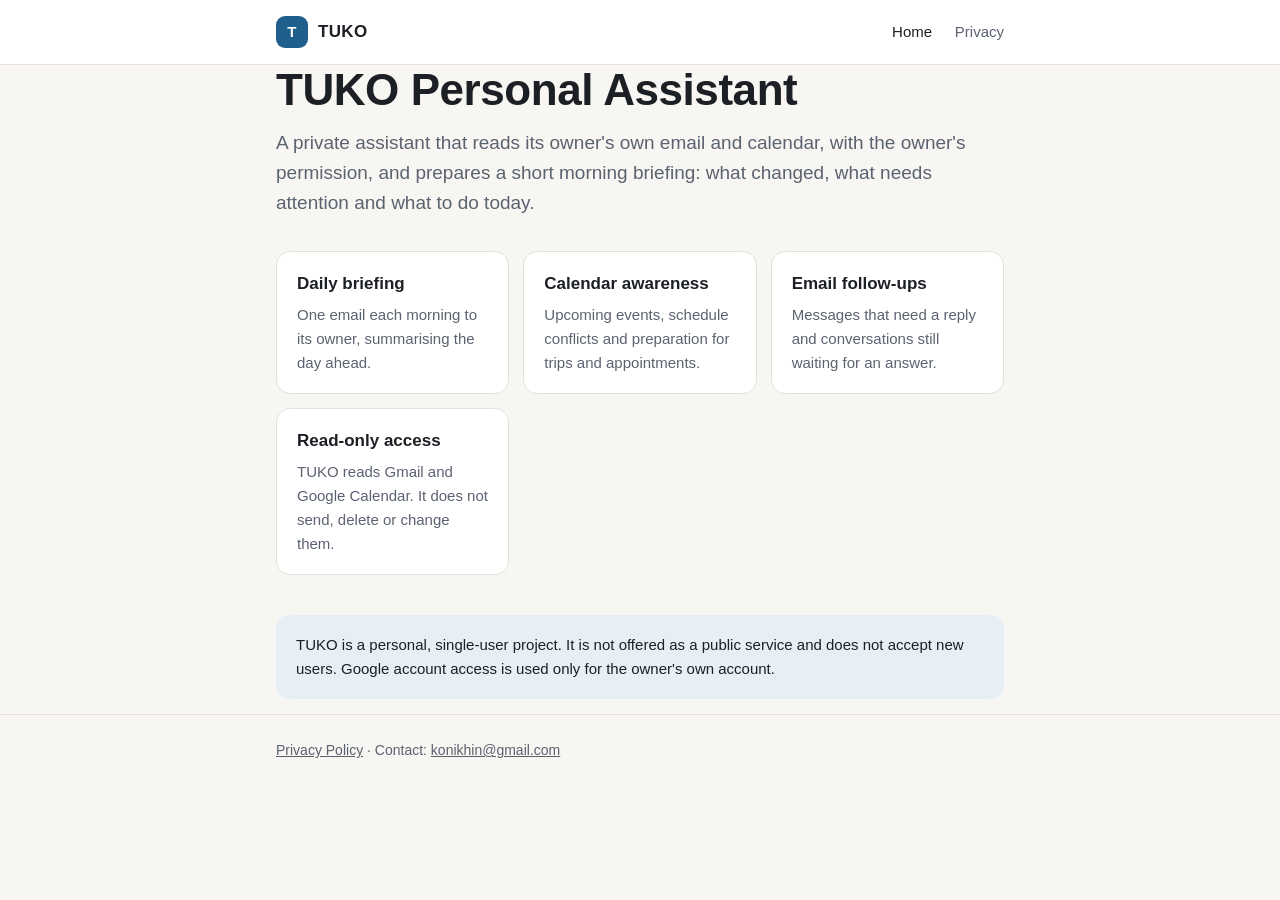
<file: index.html>
<!doctype html>
<html lang="en">
<head>
  <meta charset="utf-8">
  <meta name="viewport" content="width=device-width, initial-scale=1">
  <title>TUKO Personal Assistant</title>
  <meta name="description" content="TUKO is a private, single-user personal assistant that prepares a daily briefing for its owner.">
  <link rel="stylesheet" href="style.css">
</head>
<body>
  <header class="site">
    <div class="wrap">
      <a class="brand" href="./"><span class="mark" aria-hidden="true">T</span>TUKO</a>
      <nav>
        <a href="./" aria-current="page">Home</a>
        <a href="privacy.html">Privacy</a>
      </nav>
    </div>
  </header>

  <main class="wrap">
    <section class="hero">
      <h1>TUKO Personal Assistant</h1>
      <p class="lead">A private assistant that reads its owner's own email and calendar, with the owner's permission, and prepares a short morning briefing: what changed, what needs attention and what to do today.</p>
    </section>

    <section class="grid" aria-label="What TUKO does">
      <div class="card">
        <h2>Daily briefing</h2>
        <p>One email each morning to its owner, summarising the day ahead.</p>
      </div>
      <div class="card">
        <h2>Calendar awareness</h2>
        <p>Upcoming events, schedule conflicts and preparation for trips and appointments.</p>
      </div>
      <div class="card">
        <h2>Email follow-ups</h2>
        <p>Messages that need a reply and conversations still waiting for an answer.</p>
      </div>
      <div class="card">
        <h2>Read-only access</h2>
        <p>TUKO reads Gmail and Google Calendar. It does not send, delete or change them.</p>
      </div>
    </section>

    <p class="note">TUKO is a personal, single-user project. It is not offered as a public service and does not accept new users. Google account access is used only for the owner's own account.</p>
  </main>

  <footer>
    <div class="wrap">
      <a href="privacy.html">Privacy Policy</a> · Contact: <a href="mailto:konikhin@gmail.com">konikhin@gmail.com</a>
    </div>
  </footer>
</body>
</html>
</file>
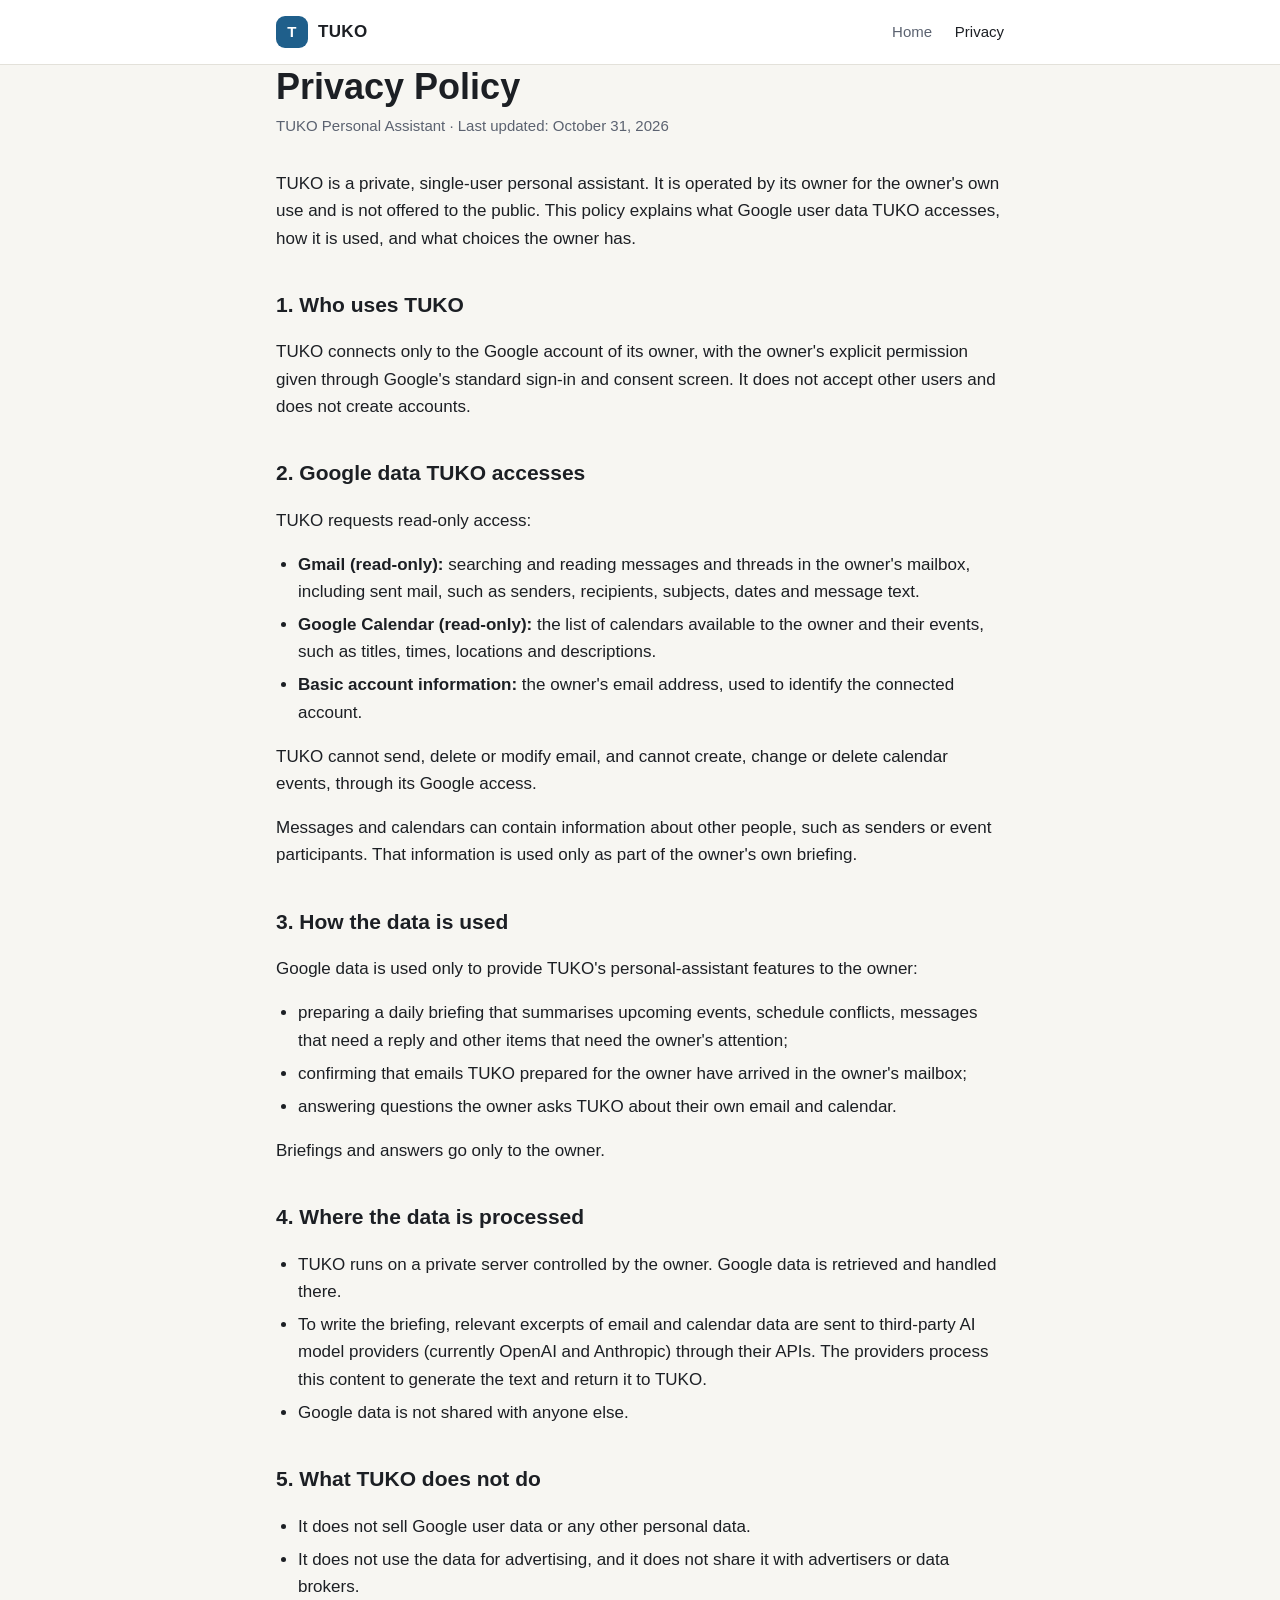
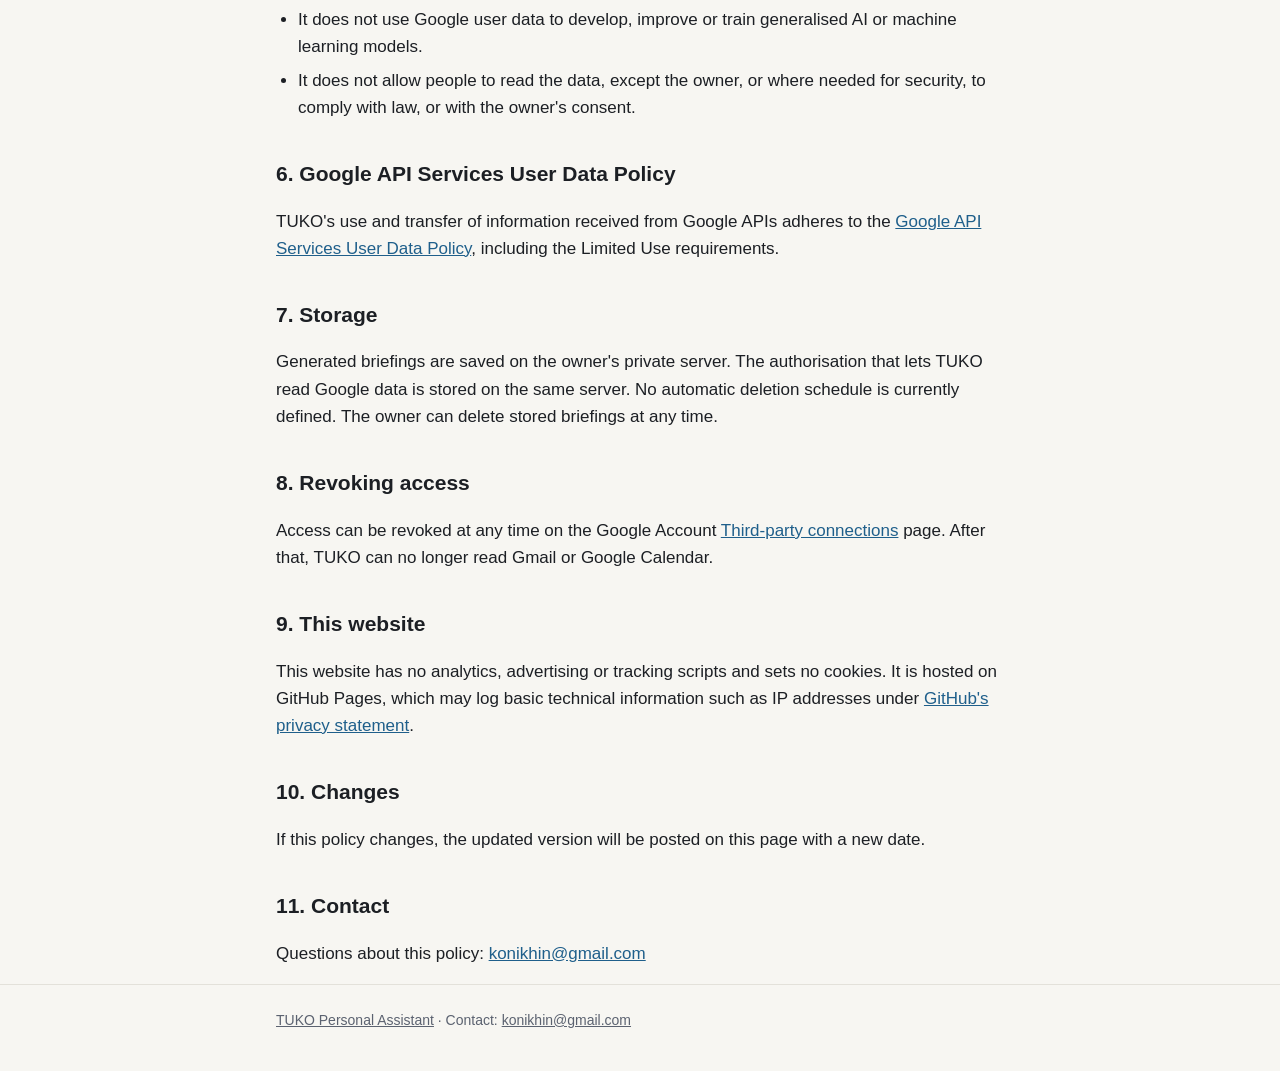
<file: privacy.html>
<!doctype html>
<html lang="en">
<head>
  <meta charset="utf-8">
  <meta name="viewport" content="width=device-width, initial-scale=1">
  <title>Privacy Policy · TUKO</title>
  <meta name="description" content="How TUKO Personal Assistant accesses and uses Gmail and Google Calendar data.">
  <link rel="stylesheet" href="style.css">
</head>
<body>
  <header class="site">
    <div class="wrap">
      <a class="brand" href="./"><span class="mark" aria-hidden="true">T</span>TUKO</a>
      <nav>
        <a href="./">Home</a>
        <a href="privacy.html" aria-current="page">Privacy</a>
      </nav>
    </div>
  </header>

  <main class="wrap doc">
    <h1>Privacy Policy</h1>
    <p class="meta">TUKO Personal Assistant · Last updated: October 31, 2026</p>

    <p>TUKO is a private, single-user personal assistant. It is operated by its owner for the owner's own use and is not offered to the public. This policy explains what Google user data TUKO accesses, how it is used, and what choices the owner has.</p>

    <h2>1. Who uses TUKO</h2>
    <p>TUKO connects only to the Google account of its owner, with the owner's explicit permission given through Google's standard sign-in and consent screen. It does not accept other users and does not create accounts.</p>

    <h2>2. Google data TUKO accesses</h2>
    <p>TUKO requests read-only access:</p>
    <ul>
      <li><strong>Gmail (read-only):</strong> searching and reading messages and threads in the owner's mailbox, including sent mail, such as senders, recipients, subjects, dates and message text.</li>
      <li><strong>Google Calendar (read-only):</strong> the list of calendars available to the owner and their events, such as titles, times, locations and descriptions.</li>
      <li><strong>Basic account information:</strong> the owner's email address, used to identify the connected account.</li>
    </ul>
    <p>TUKO cannot send, delete or modify email, and cannot create, change or delete calendar events, through its Google access.</p>
    <p>Messages and calendars can contain information about other people, such as senders or event participants. That information is used only as part of the owner's own briefing.</p>

    <h2>3. How the data is used</h2>
    <p>Google data is used only to provide TUKO's personal-assistant features to the owner:</p>
    <ul>
      <li>preparing a daily briefing that summarises upcoming events, schedule conflicts, messages that need a reply and other items that need the owner's attention;</li>
      <li>confirming that emails TUKO prepared for the owner have arrived in the owner's mailbox;</li>
      <li>answering questions the owner asks TUKO about their own email and calendar.</li>
    </ul>
    <p>Briefings and answers go only to the owner.</p>

    <h2>4. Where the data is processed</h2>
    <ul>
      <li>TUKO runs on a private server controlled by the owner. Google data is retrieved and handled there.</li>
      <li>To write the briefing, relevant excerpts of email and calendar data are sent to third-party AI model providers (currently OpenAI and Anthropic) through their APIs. The providers process this content to generate the text and return it to TUKO.</li>
      <li>Google data is not shared with anyone else.</li>
    </ul>

    <h2>5. What TUKO does not do</h2>
    <ul>
      <li>It does not sell Google user data or any other personal data.</li>
      <li>It does not use the data for advertising, and it does not share it with advertisers or data brokers.</li>
      <li>It does not use Google user data to develop, improve or train generalised AI or machine learning models.</li>
      <li>It does not allow people to read the data, except the owner, or where needed for security, to comply with law, or with the owner's consent.</li>
    </ul>

    <h2>6. Google API Services User Data Policy</h2>
    <p>TUKO's use and transfer of information received from Google APIs adheres to the <a href="https://developers.google.com/terms/api-services-user-data-policy">Google API Services User Data Policy</a>, including the Limited Use requirements.</p>

    <h2>7. Storage</h2>
    <p>Generated briefings are saved on the owner's private server. The authorisation that lets TUKO read Google data is stored on the same server. No automatic deletion schedule is currently defined. The owner can delete stored briefings at any time.</p>

    <h2>8. Revoking access</h2>
    <p>Access can be revoked at any time on the Google Account <a href="https://myaccount.google.com/permissions">Third-party connections</a> page. After that, TUKO can no longer read Gmail or Google Calendar.</p>

    <h2>9. This website</h2>
    <p>This website has no analytics, advertising or tracking scripts and sets no cookies. It is hosted on GitHub Pages, which may log basic technical information such as IP addresses under <a href="https://docs.github.com/en/site-policy/privacy-policies/github-general-privacy-statement">GitHub's privacy statement</a>.</p>

    <h2>10. Changes</h2>
    <p>If this policy changes, the updated version will be posted on this page with a new date.</p>

    <h2>11. Contact</h2>
    <p>Questions about this policy: <a href="mailto:konikhin@gmail.com">konikhin@gmail.com</a></p>
  </main>

  <footer>
    <div class="wrap">
      <a href="./">TUKO Personal Assistant</a> · Contact: <a href="mailto:konikhin@gmail.com">konikhin@gmail.com</a>
    </div>
  </footer>
</body>
</html>
</file>
<file: style.css>
:root {
  --bg: #f7f6f2;
  --surface: #ffffff;
  --text: #1c1f24;
  --muted: #5b6270;
  --line: #e3e1da;
  --accent: #1f5f8b;
  --accent-soft: #e6eff6;
  --radius: 14px;
  color-scheme: light;
}

@media (prefers-color-scheme: dark) {
  :root {
    --bg: #121418;
    --surface: #1a1d23;
    --text: #e8e9ec;
    --muted: #a0a6b2;
    --line: #2b2f37;
    --accent: #7db4dc;
    --accent-soft: #1d2a35;
    color-scheme: dark;
  }
}

* { box-sizing: border-box; }

html { -webkit-text-size-adjust: 100%; }

body {
  margin: 0;
  background: var(--bg);
  color: var(--text);
  font: 17px/1.6 -apple-system, BlinkMacSystemFont, "Segoe UI", Roboto, "Helvetica Neue", Arial, sans-serif;
}

a { color: var(--accent); }
a:hover { text-decoration-thickness: 2px; }

.wrap {
  max-width: 760px;
  margin: 0 auto;
  padding: 0 16px;
}

header.site {
  border-bottom: 1px solid var(--line);
  background: var(--surface);
}

header.site .wrap {
  display: flex;
  align-items: center;
  justify-content: space-between;
  gap: 16px;
  min-height: 64px;
}

.brand {
  display: flex;
  align-items: center;
  gap: 10px;
  font-weight: 700;
  letter-spacing: 0.02em;
  color: var(--text);
  text-decoration: none;
}

.mark {
  display: grid;
  place-items: center;
  width: 32px;
  height: 32px;
  border-radius: 9px;
  background: var(--accent);
  color: var(--surface);
  font-size: 15px;
  font-weight: 800;
}

nav a {
  margin-left: 18px;
  color: var(--muted);
  text-decoration: none;
  font-size: 15px;
}
nav a[aria-current="page"], nav a:hover { color: var(--text); }

main { padding: 48px 0 64px; }

.hero h1 {
  margin: 0 0 12px;
  font-size: clamp(30px, 6vw, 44px);
  line-height: 1.15;
  letter-spacing: -0.01em;
}

.lead {
  margin: 0 0 32px;
  font-size: 19px;
  color: var(--muted);
}

.grid {
  display: grid;
  grid-template-columns: repeat(auto-fit, minmax(210px, 1fr));
  gap: 14px;
  margin: 0 0 40px;
}

.card {
  background: var(--surface);
  border: 1px solid var(--line);
  border-radius: var(--radius);
  padding: 18px 20px;
}
.card h2 { margin: 0 0 6px; font-size: 17px; }
.card p { margin: 0; color: var(--muted); font-size: 15px; }

.note {
  background: var(--accent-soft);
  border-radius: var(--radius);
  padding: 18px 20px;
  font-size: 15px;
}

.doc h1 { margin: 0 0 6px; font-size: clamp(28px, 5vw, 36px); line-height: 1.2; }
.doc .meta { margin: 0 0 32px; color: var(--muted); font-size: 15px; }
.doc h2 { margin: 36px 0 10px; font-size: 21px; }
.doc ul { padding-left: 22px; }
.doc li { margin: 6px 0; }

footer {
  border-top: 1px solid var(--line);
  padding: 24px 0 40px;
  color: var(--muted);
  font-size: 14px;
}
footer a { color: var(--muted); }

@media (max-width: 480px) {
  body { font-size: 16px; }
  main { padding: 32px 0 48px; }
  nav a { margin-left: 12px; }
}
</file>
